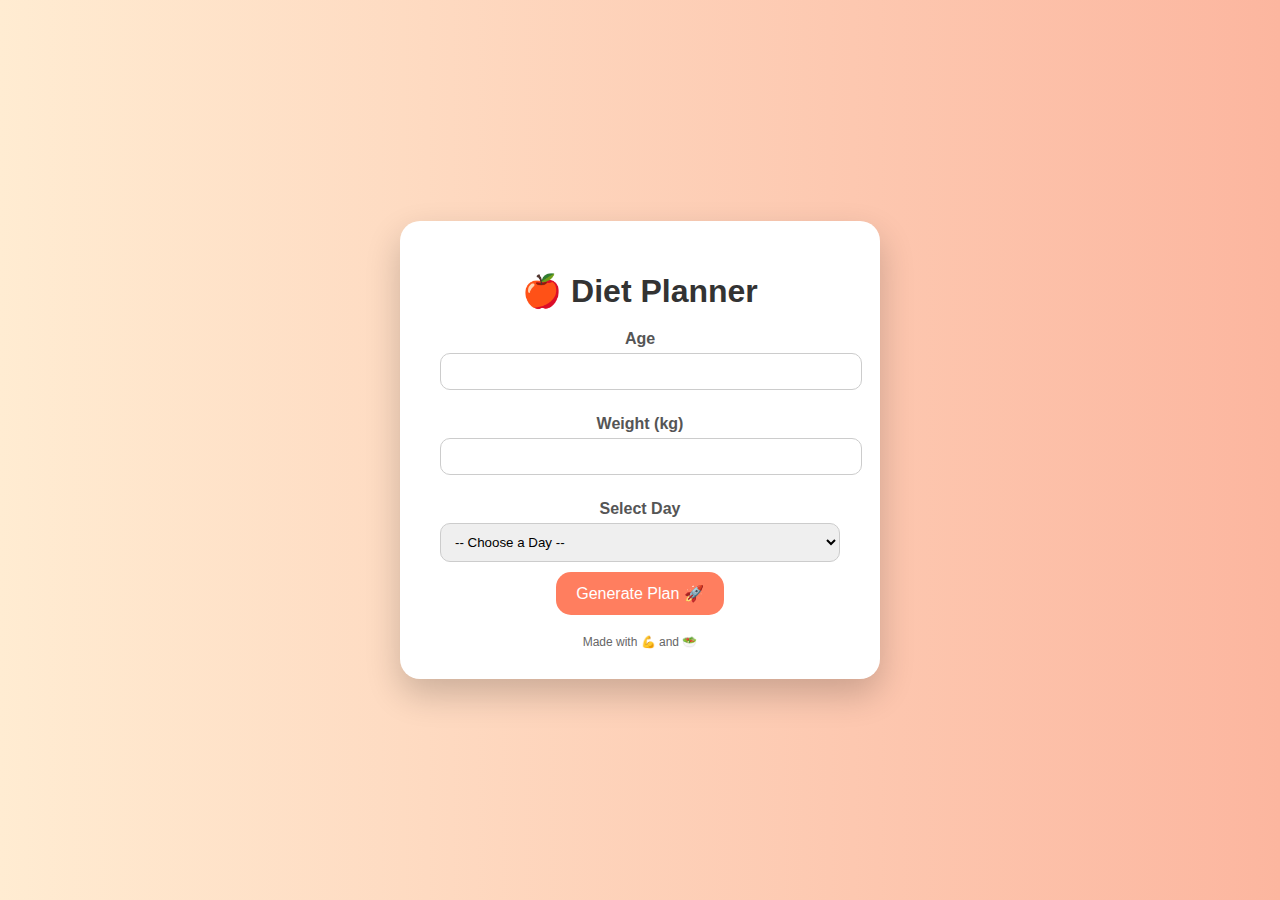
<file: diet-planner-main/templates/index.html>
<!DOCTYPE html>
<html lang="en">
<head>
    <meta charset="UTF-8">
    <title>Diet Planner</title>
    <style>
        body {
            background: linear-gradient(to right, #ffecd2, #fcb69f);
            font-family: 'Segoe UI', sans-serif;
            display: flex;
            flex-direction: column;
            align-items: center;
            justify-content: center;
            height: 100vh;
            margin: 0;
        }

        .container {
            background: #fff;
            padding: 30px 40px;
            border-radius: 20px;
            box-shadow: 0 15px 35px rgba(0, 0, 0, 0.2);
            text-align: center;
            width: 400px;
            animation: slideUp 0.5s ease;
        }

        @keyframes slideUp {
            from {
                transform: translateY(40px);
                opacity: 0;
            }
            to {
                transform: translateY(0);
                opacity: 1;
            }
        }

        h1 {
            margin-bottom: 20px;
            color: #333;
        }

        label {
            display: block;
            margin: 15px 0 5px;
            font-weight: bold;
            color: #555;
        }

        input, select {
            width: 100%;
            padding: 10px;
            margin-bottom: 10px;
            border-radius: 10px;
            border: 1px solid #ccc;
        }

        button {
            background: #ff7e5f;
            color: white;
            padding: 12px 20px;
            border: none;
            border-radius: 15px;
            font-size: 16px;
            cursor: pointer;
            transition: background 0.3s ease;
        }

        button:hover {
            background: #eb4d4b;
        }

        footer {
            margin-top: 20px;
            font-size: 12px;
            color: #666;
        }
    </style>
</head>
<body>
    <div class="container">
        <h1>🍎 Diet Planner</h1>
        <form action="/generate" method="post">
            <label for="age">Age</label>
            <input type="number" name="age" required>

            <label for="weight">Weight (kg)</label>
            <input type="number" name="weight" required>

            <label for="day">Select Day</label>
            <select name="day" required>
                <option value="">-- Choose a Day --</option>
                <option value="Monday">Monday</option>
                <option value="Tuesday">Tuesday</option>
                <option value="Wednesday">Wednesday</option>
                <option value="Thursday">Thursday</option>
                <option value="Friday">Friday</option>
                <option value="Saturday">Saturday</option>
                <option value="Sunday">Sunday</option>
            </select>

            <button type="submit">Generate Plan 🚀</button>
        </form>
        <footer>Made with 💪 and 🥗</footer>
    </div>
</body>
</html>
</file>
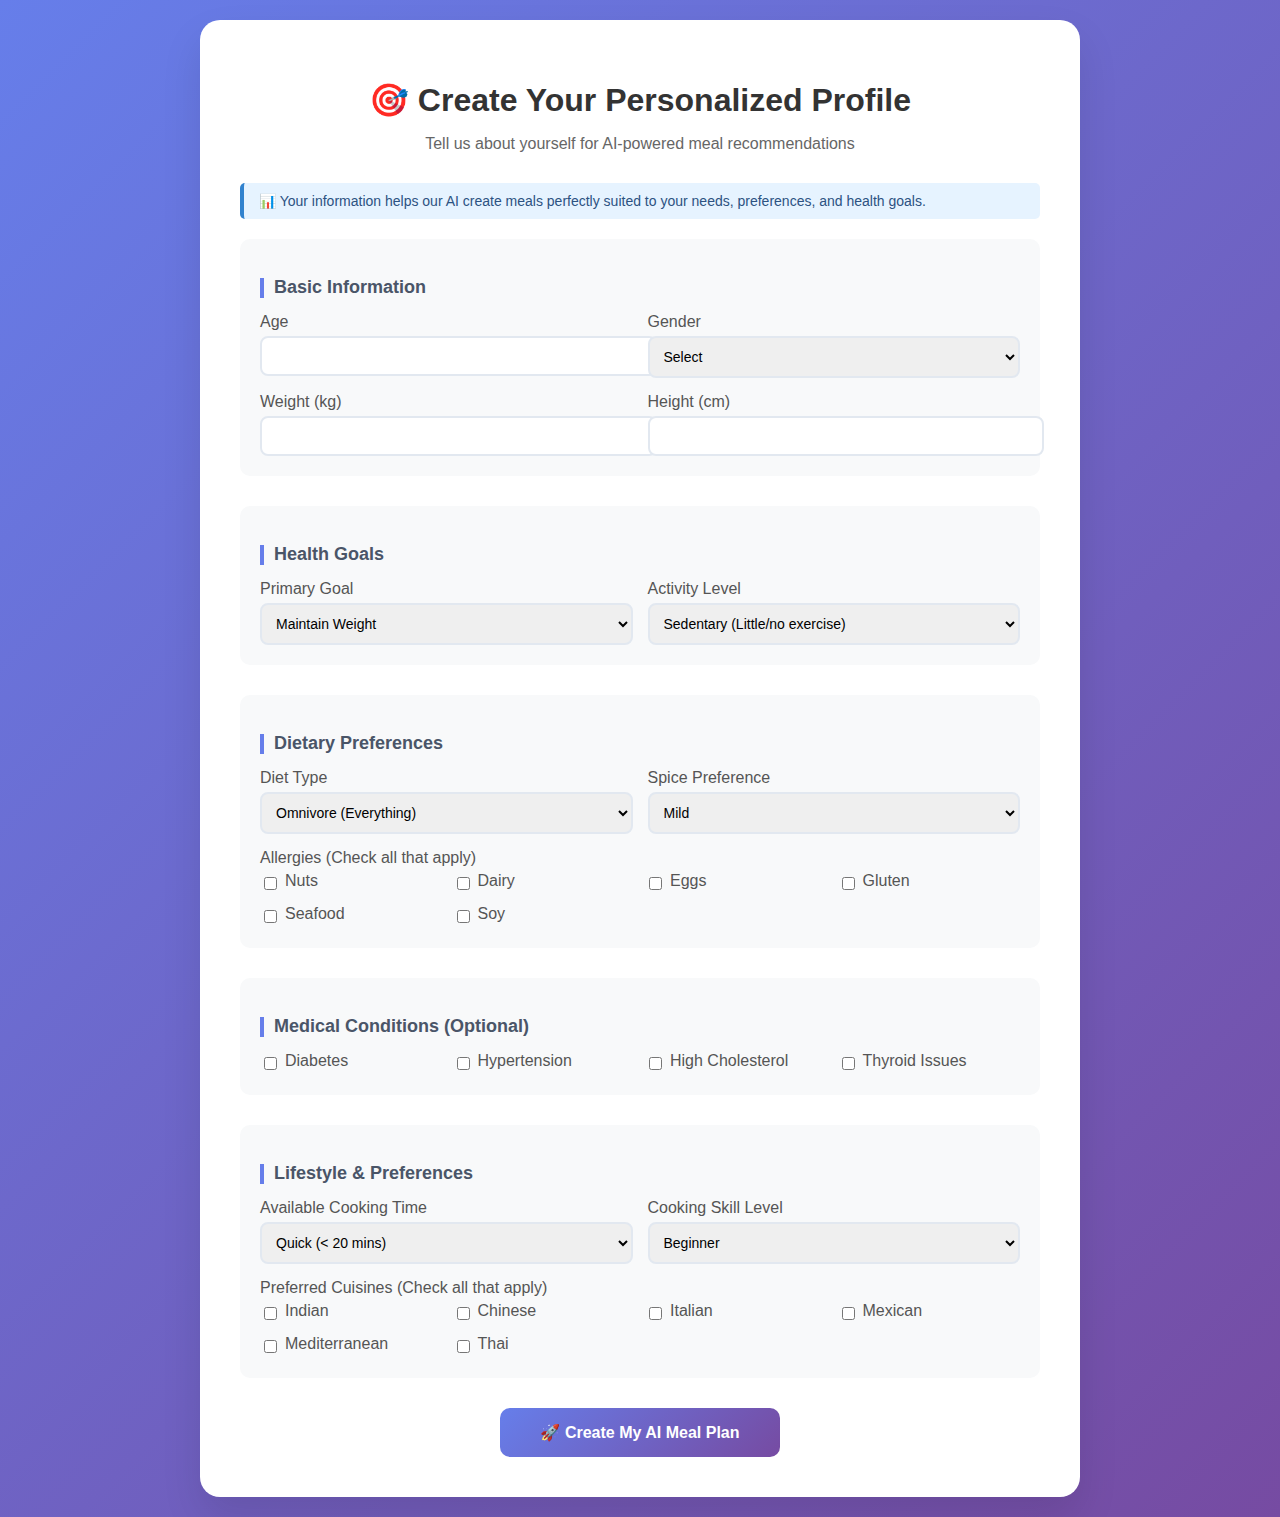
<file: templates/profile.html>
<!DOCTYPE html>
<html lang="en">
<head>
    <meta charset="UTF-8">
    <title>Create Your Profile - AI Diet Planner</title>
    <style>
        body {
            background: linear-gradient(135deg, #667eea 0%, #764ba2 100%);
            font-family: 'Segoe UI', sans-serif;
            margin: 0;
            padding: 20px;
            min-height: 100vh;
        }

        .container {
            max-width: 800px;
            margin: auto;
            background: white;
            padding: 40px;
            border-radius: 20px;
            box-shadow: 0 20px 40px rgba(0, 0, 0, 0.1);
        }

        h1 {
            color: #333;
            text-align: center;
            margin-bottom: 10px;
        }

        .subtitle {
            text-align: center;
            color: #666;
            margin-bottom: 30px;
        }

        .form-section {
            margin-bottom: 30px;
            padding: 20px;
            background: #f8f9fa;
            border-radius: 10px;
        }

        .section-title {
            font-size: 18px;
            font-weight: bold;
            color: #4a5568;
            margin-bottom: 15px;
            display: flex;
            align-items: center;
        }

        .section-title::before {
            content: '';
            width: 4px;
            height: 20px;
            background: #667eea;
            margin-right: 10px;
        }

        .form-grid {
            display: grid;
            grid-template-columns: repeat(auto-fit, minmax(250px, 1fr));
            gap: 15px;
        }

        label {
            display: block;
            margin-bottom: 5px;
            color: #555;
            font-weight: 500;
        }

        input, select {
            width: 100%;
            padding: 10px;
            border: 2px solid #e2e8f0;
            border-radius: 8px;
            font-size: 14px;
            transition: border-color 0.3s;
        }

        input:focus, select:focus {
            outline: none;
            border-color: #667eea;
        }

        .checkbox-group {
            display: grid;
            grid-template-columns: repeat(auto-fit, minmax(150px, 1fr));
            gap: 10px;
        }

        .checkbox-item {
            display: flex;
            align-items: center;
        }

        .checkbox-item input[type="checkbox"] {
            width: auto;
            margin-right: 8px;
        }

        button {
            background: linear-gradient(135deg, #667eea 0%, #764ba2 100%);
            color: white;
            padding: 15px 40px;
            border: none;
            border-radius: 10px;
            font-size: 16px;
            font-weight: bold;
            cursor: pointer;
            display: block;
            margin: 30px auto 0;
            transition: transform 0.3s;
        }

        button:hover {
            transform: translateY(-2px);
            box-shadow: 0 5px 15px rgba(102, 126, 234, 0.4);
        }

        .info-box {
            background: #e6f3ff;
            border-left: 4px solid #3182ce;
            padding: 10px 15px;
            margin-bottom: 20px;
            border-radius: 5px;
        }

        .info-box p {
            margin: 0;
            color: #2c5282;
            font-size: 14px;
        }
    </style>
</head>
<body>
    <div class="container">
        <h1>🎯 Create Your Personalized Profile</h1>
        <p class="subtitle">Tell us about yourself for AI-powered meal recommendations</p>

        <div class="info-box">
            <p>📊 Your information helps our AI create meals perfectly suited to your needs, preferences, and health goals.</p>
        </div>

        <form action="/save_profile" method="post">
            <!-- Basic Information -->
            <div class="form-section">
                <h3 class="section-title">Basic Information</h3>
                <div class="form-grid">
                    <div>
                        <label for="age">Age</label>
                        <input type="number" name="age" id="age" required min="10" max="100">
                    </div>
                    <div>
                        <label for="gender">Gender</label>
                        <select name="gender" id="gender" required>
                            <option value="">Select</option>
                            <option value="male">Male</option>
                            <option value="female">Female</option>
                            <option value="other">Other</option>
                        </select>
                    </div>
                    <div>
                        <label for="weight">Weight (kg)</label>
                        <input type="number" name="weight" id="weight" required step="0.1" min="20" max="300">
                    </div>
                    <div>
                        <label for="height">Height (cm)</label>
                        <input type="number" name="height" id="height" required min="100" max="250">
                    </div>
                </div>
            </div>

            <!-- Health Goals -->
            <div class="form-section">
                <h3 class="section-title">Health Goals</h3>
                <div class="form-grid">
                    <div>
                        <label for="goal">Primary Goal</label>
                        <select name="goal" id="goal" required>
                            <option value="maintain">Maintain Weight</option>
                            <option value="lose_weight">Lose Weight</option>
                            <option value="gain_weight">Gain Weight</option>
                            <option value="muscle_gain">Build Muscle</option>
                        </select>
                    </div>
                    <div>
                        <label for="activity_level">Activity Level</label>
                        <select name="activity_level" id="activity_level" required>
                            <option value="sedentary">Sedentary (Little/no exercise)</option>
                            <option value="light">Light (Exercise 1-3 days/week)</option>
                            <option value="moderate">Moderate (Exercise 3-5 days/week)</option>
                            <option value="active">Active (Exercise 6-7 days/week)</option>
                            <option value="very_active">Very Active (Physical job + exercise)</option>
                        </select>
                    </div>
                </div>
            </div>

            <!-- Dietary Preferences -->
            <div class="form-section">
                <h3 class="section-title">Dietary Preferences</h3>
                <div class="form-grid">
                    <div>
                        <label for="dietary_type">Diet Type</label>
                        <select name="dietary_type" id="dietary_type" required>
                            <option value="omnivore">Omnivore (Everything)</option>
                            <option value="vegetarian">Vegetarian</option>
                            <option value="vegan">Vegan</option>
                            <option value="pescatarian">Pescatarian</option>
                        </select>
                    </div>
                    <div>
                        <label for="spice_tolerance">Spice Preference</label>
                        <select name="spice_tolerance" id="spice_tolerance">
                            <option value="mild">Mild</option>
                            <option value="medium">Medium</option>
                            <option value="spicy">Spicy</option>
                        </select>
                    </div>
                </div>

                <div style="margin-top: 15px;">
                    <label>Allergies (Check all that apply)</label>
                    <div class="checkbox-group">
                        <div class="checkbox-item">
                            <input type="checkbox" name="allergies" value="nuts" id="allergy_nuts">
                            <label for="allergy_nuts">Nuts</label>
                        </div>
                        <div class="checkbox-item">
                            <input type="checkbox" name="allergies" value="dairy" id="allergy_dairy">
                            <label for="allergy_dairy">Dairy</label>
                        </div>
                        <div class="checkbox-item">
                            <input type="checkbox" name="allergies" value="eggs" id="allergy_eggs">
                            <label for="allergy_eggs">Eggs</label>
                        </div>
                        <div class="checkbox-item">
                            <input type="checkbox" name="allergies" value="gluten" id="allergy_gluten">
                            <label for="allergy_gluten">Gluten</label>
                        </div>
                        <div class="checkbox-item">
                            <input type="checkbox" name="allergies" value="seafood" id="allergy_seafood">
                            <label for="allergy_seafood">Seafood</label>
                        </div>
                        <div class="checkbox-item">
                            <input type="checkbox" name="allergies" value="soy" id="allergy_soy">
                            <label for="allergy_soy">Soy</label>
                        </div>
                    </div>
                </div>
            </div>

            <!-- Medical Conditions -->
            <div class="form-section">
                <h3 class="section-title">Medical Conditions (Optional)</h3>
                <div class="checkbox-group">
                    <div class="checkbox-item">
                        <input type="checkbox" name="medical_conditions" value="diabetes" id="med_diabetes">
                        <label for="med_diabetes">Diabetes</label>
                    </div>
                    <div class="checkbox-item">
                        <input type="checkbox" name="medical_conditions" value="hypertension" id="med_hypertension">
                        <label for="med_hypertension">Hypertension</label>
                    </div>
                    <div class="checkbox-item">
                        <input type="checkbox" name="medical_conditions" value="cholesterol" id="med_cholesterol">
                        <label for="med_cholesterol">High Cholesterol</label>
                    </div>
                    <div class="checkbox-item">
                        <input type="checkbox" name="medical_conditions" value="thyroid" id="med_thyroid">
                        <label for="med_thyroid">Thyroid Issues</label>
                    </div>
                </div>
            </div>

            <!-- Lifestyle -->
            <div class="form-section">
                <h3 class="section-title">Lifestyle & Preferences</h3>
                <div class="form-grid">
                    <div>
                        <label for="meal_prep_time">Available Cooking Time</label>
                        <select name="meal_prep_time" id="meal_prep_time">
                            <option value="quick">Quick (< 20 mins)</option>
                            <option value="medium">Medium (20-40 mins)</option>
                            <option value="elaborate">Elaborate (40+ mins)</option>
                        </select>
                    </div>
                    <div>
                        <label for="cooking_skill">Cooking Skill Level</label>
                        <select name="cooking_skill" id="cooking_skill">
                            <option value="beginner">Beginner</option>
                            <option value="intermediate">Intermediate</option>
                            <option value="advanced">Advanced</option>
                        </select>
                    </div>
                </div>

                <div style="margin-top: 15px;">
                    <label>Preferred Cuisines (Check all that apply)</label>
                    <div class="checkbox-group">
                        <div class="checkbox-item">
                            <input type="checkbox" name="cuisine_preferences" value="indian" id="cuisine_indian">
                            <label for="cuisine_indian">Indian</label>
                        </div>
                        <div class="checkbox-item">
                            <input type="checkbox" name="cuisine_preferences" value="chinese" id="cuisine_chinese">
                            <label for="cuisine_chinese">Chinese</label>
                        </div>
                        <div class="checkbox-item">
                            <input type="checkbox" name="cuisine_preferences" value="italian" id="cuisine_italian">
                            <label for="cuisine_italian">Italian</label>
                        </div>
                        <div class="checkbox-item">
                            <input type="checkbox" name="cuisine_preferences" value="mexican" id="cuisine_mexican">
                            <label for="cuisine_mexican">Mexican</label>
                        </div>
                        <div class="checkbox-item">
                            <input type="checkbox" name="cuisine_preferences" value="mediterranean" id="cuisine_mediterranean">
                            <label for="cuisine_mediterranean">Mediterranean</label>
                        </div>
                        <div class="checkbox-item">
                            <input type="checkbox" name="cuisine_preferences" value="thai" id="cuisine_thai">
                            <label for="cuisine_thai">Thai</label>
                        </div>
                    </div>
                </div>
            </div>

            <button type="submit">🚀 Create My AI Meal Plan</button>
        </form>
    </div>
</body>
</html>
</file>
